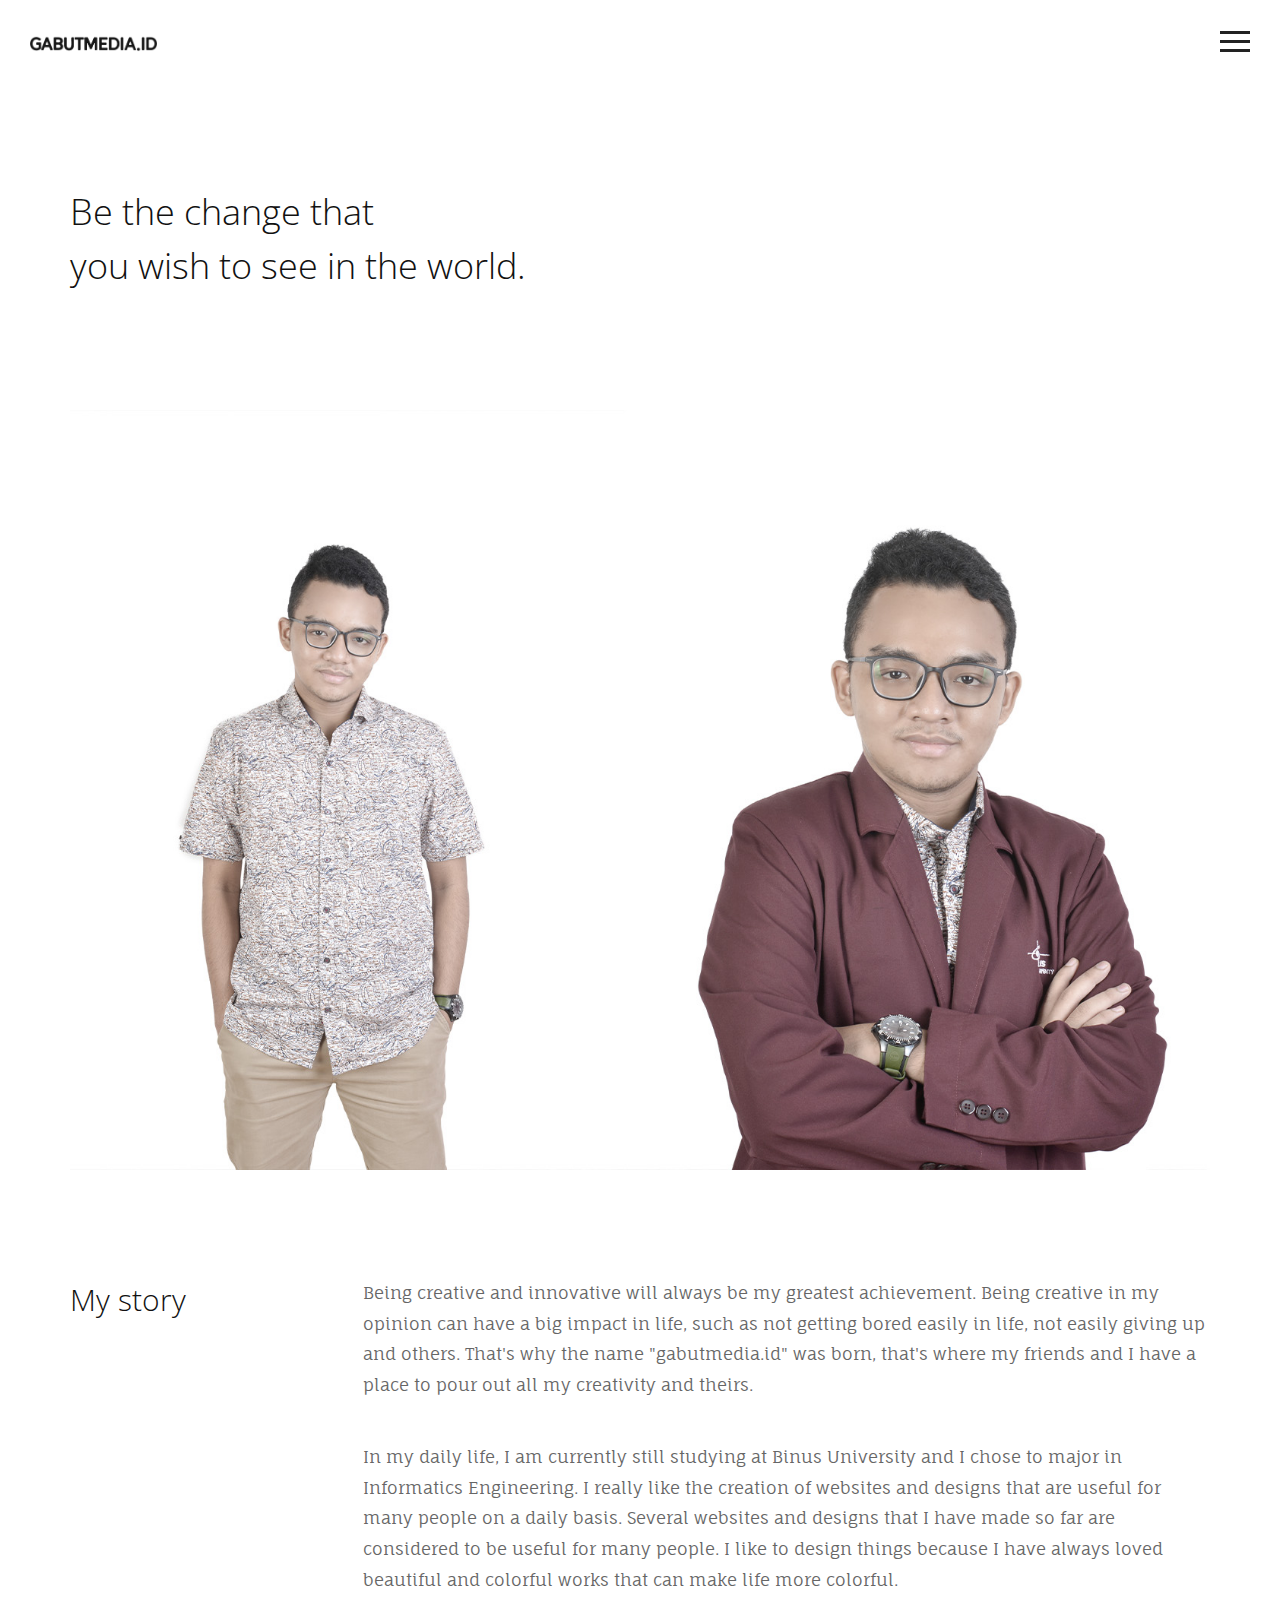
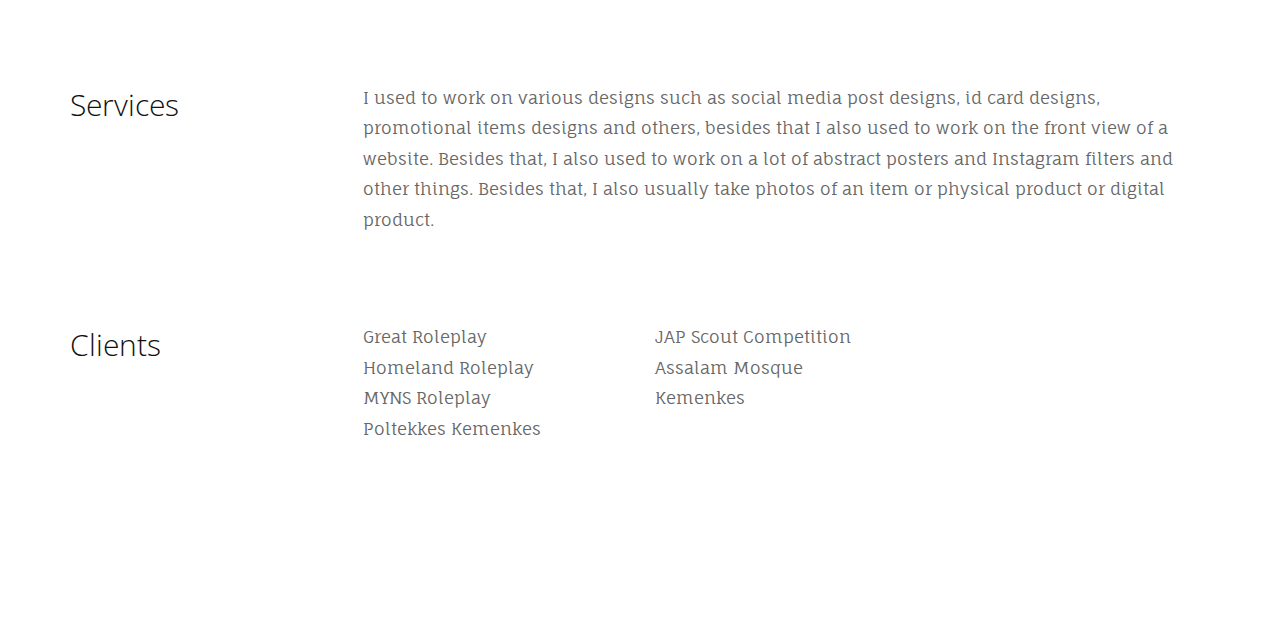
<file: about.html>
<!DOCTYPE html>
<html lang="en">
  <head>
    <meta charset="utf-8" />
    <meta http-equiv="X-UA-Compatible" content="IE=edge" />
    <meta name="viewport" content="width=device-width, initial-scale=1" />
    <meta name="Gabutmedia" content="portofolio" />
    <title>Gabutmedia.id</title>
    <!-- Css -->
    <link href="css/bootstrap.css" rel="stylesheet" />
    <link href="css/style.css" rel="stylesheet" />
  </head>
  <body>
    <nav class="navbar navbar-default color-fill navbar-fixed-top">
      <div class="col-md-12">
        <div class="nav">
          <button class="btn-nav">
            <span class="icon-bar top"></span>
            <span class="icon-bar middle"></span>
            <span class="icon-bar bottom"></span>
          </button>
        </div>
        <a class="navbar-brand" href="index.html">
          <img class="logo" src="img/logo.png" alt="logo" />
        </a>
        <div class="nav-content hideNav hidden">
          <ul class="nav-list vcenter">
            <li class="nav-item"><a class="item-anchor" href="index.html">Home</a></li>
            <li class="nav-item"><a class="item-anchor" href="about.html">About Me</a></li>
            <li class="nav-item"><a class="item-anchor" href="portfolio.html">Portfolio</a></li>
            <li class="nav-item"><a class="item-anchor" href="contact.html">Contact</a></li>
          </ul>
        </div>
      </div>
    </nav>
    <section id="about">
      <div class="container">
        <div class="row">
          <div class="col-md-12">
            <h1>
              Be the change that
              <br />
              you wish to see in the world.
            </h1>
            <br />
            <img class="img-responsive margin-top-45" src="img/aboutimg.jpg" alt="me" />
          </div>
        </div>
        <br />
        <div class="row margin-top-45">
          <div class="col-md-3">
            <h2>My story</h2>
          </div>
          <div class="col-md-9">
            <p>
              Being creative and innovative will always be my greatest achievement. Being creative in my opinion can have a big impact in life, such as not getting bored easily in life, not easily giving up and others. That's why the name
              "gabutmedia.id" was born, that's where my friends and I have a place to pour out all my creativity and theirs.
            </p>
            <br />
            <p>
              In my daily life, I am currently still studying at Binus University and I chose to major in Informatics Engineering. I really like the creation of websites and designs that are useful for many people on a daily basis. Several
              websites and designs that I have made so far are considered to be useful for many people. I like to design things because I have always loved beautiful and colorful works that can make life more colorful.
            </p>
          </div>
        </div>
        <div class="row margin-top-45">
          <div class="col-md-3">
            <h2>Services</h2>
          </div>
          <div class="col-md-9">
            <p>
              I used to work on various designs such as social media post designs, id card designs, promotional items designs and others, besides that I also used to work on the front view of a website. Besides that, I also used to work on
              a lot of abstract posters and Instagram filters and other things. Besides that, I also usually take photos of an item or physical product or digital product.
            </p>
          </div>
        </div>
        <div class="row margin-top-45">
          <div class="col-md-3">
            <h2>Clients</h2>
          </div>
          <div class="col-md-9">
            <div class="row">
              <div class="col-md-4">
                <ul class="list-unstyled">
                  <li><a href="https://www.instagram.com/greatroleplay.id/">Great Roleplay</a></li>
                  <li><a href="https://www.instagram.com/homeland.rp/">Homeland Roleplay</a></li>
                  <li><a href="https://www.instagram.com/myns.roleplay/">MYNS Roleplay</a></li>
                  <li><a href="https://www.instagram.com/poltekkesjkt3/">Poltekkes Kemenkes</a></li>
                </ul>
              </div>
              <div class="col-md-4">
                <ul class="list-unstyled">
                  <li><a href="https://www.instagram.com/officialaccountjap18/">JAP Scout Competition</a></li>
                  <li><a href="https://www.instagram.com/masjid.assalam.kifahan/">Assalam Mosque</a></li>
                  <li><a href="https://www.instagram.com/kemenkes_ri/">Kemenkes</a></li>
                </ul>
              </div>
              <div class="col-md-4">
                <ul class="list-unstyled"></ul>
              </div>
            </div>
          </div>
        </div>
      </div>
    </section>
    <!-- script -->
    <script src="js/jquery.js"></script>
    <script src="js/bootstrap.min.js"></script>
    <script src="js/modernizr.js"></script>
    <script src="js/script.js"></script>
  </body>
</html>
</file>
<file: css/style.css>
@import url(https://fonts.googleapis.com/css?family=Open+Sans:400,300);
@import 'https://fonts.googleapis.com/css?family=Fauna+One';

/*---------- Global Style ----------*/

body {
  color: #222;
  font-family: 'Fauna One', serif;
  font-size: 17px;
  line-height: 1.8 !important;
}
html {
  overflow-x: hidden;
}

h1,
h2,
h3,
h4,
h5,
h6 {
  font-family: 'Open Sans', sans-serif;
  font-weight: 200;
  color: #111;
  line-height: 1.5em;
  margin-top: 0;
}
p {
  font-family: 'Fauna One', serif;
  font-weight: 300;
  margin-top: 1px;
}
p,
ul,
li {
  color: #666;
}
section {
  padding-top: 185px;
  padding-bottom: 185px;
}
.no-gutter {
  padding-right: 0;
  padding-left: 0;
}
a,
a:link {
  color: #666;
}
a:hover,
a:focus,
a:visited {
  color: #666;
  text-decoration: none;
}
.vcenter {
  position: relative;
  top: 50%;
  transform: translateY(-50%);
  -webkit-transform: translateY(-50%);
  -ms-transform: translateY(-50%);
}
.fill {
  height: 100vh;
}
.margin-top-05 {
  margin-top: 0.5em;
}
.margin-top-10 {
  margin-top: 1em;
}
.margin-top-15 {
  margin-top: 1.5em;
}
.margin-top-20 {
  margin-top: 2em;
}
.margin-top-25 {
  margin-top: 2.5em;
}
.margin-top-30 {
  margin-top: 3em;
}
.margin-top-35 {
  margin-top: 3.5em;
}
.margin-top-40 {
  margin-top: 4em;
}
.margin-top-45 {
  margin-top: 4.5em;
}

/*---------- Navbar ----------*/

.nav {
  position: relative;
  width: auto;
  display: inline-block;
  border: none;
  float: right;
  z-index: 99999;
}
.navbar-fixed-top {
  padding-top: 10px;
}
.navbar-brand {
  padding-top: 25px;
}
.navbar-brand > img {
  max-width: 127px;
  z-index: 9999;
}
@media (max-width: 768px) {
  .navbar-brand {
    padding-left: 0px;
  }
}
.navbar-default {
  background-color: transparent;
  border-color: transparent;
}
.navbar-default.color-fill {
  background-color: #fff;
  border-color: transparent;
}
.btn-nav {
  background: transparent;
  border: none;
  padding: 15px;
  -webkit-transition: all 0.5s ease;
  -moz-transition: all 0.5s ease;
  -ms-transition: all 0.5s ease;
  -o-transition: all 0.5s ease;
  transition: all 0.5s ease;
  cursor: pointer;
  z-index: 99999;
}
@media (max-width: 768px) {
  .btn-nav {
    padding: 15px 0;
  }
}
.btn-nav:focus {
  outline: 0;
}
.icon-bar {
  display: block;
  margin: 6px 0;
  width: 30px;
  height: 3px;
  background-color: #222;
}
.icon-bar.inverted {
  background-color: #fff;
}
@media (max-width: 992px) {
  .icon-bar.inverted {
    background-color: #222;
  }
}
.opaque {
  background-color: #fff !important;
}
.btn-nav:hover .icon-bar {
  -webkit-transition: all 1s ease;
  -moz-transition: all 1s ease;
  -ms-transition: all 1s ease;
  -o-transition: all 1s ease;
  transition: all 1s ease;
  background-color: #555;
}
.nav-content {
  position: fixed;
  top: -100%;
  bottom: 0;
  left: 0;
  right: 0;
  background-color: rgba(255, 255, 255, 1);
  display: block;
  height: 100%;
  z-index: 9;
}
.nav-list {
  list-style: none;
  padding: 0;
  position: relative;
}
.item-anchor {
  color: #fff;
  font-size: 30px;
  font-weight: 100;
  position: relative;
  text-decoration: none;
  padding: 10px;
}
.item-anchor:hover,
.item-anchor:focus {
  color: #ffffff;
  -webkit-transition: all 1s ease;
  -moz-transition: all 1s ease;
  -ms-transition: all 1s ease;
  -o-transition: all 1s ease;
  transition: all 1s ease;
}
.item-anchor:hover:after,
.item-anchor:focus:after {
  width: 100%;
  background: #f7f7f7;
  -webkit-transition: all 1s ease;
  -moz-transition: all 1s ease;
  -ms-transition: all 1s ease;
  -o-transition: all 1s ease;
  transition: all 1s ease;
}
.nav-item {
  font-family: 'Open Sans', sans-serif;
  margin: 10px auto;
  text-align: center;
  color: #222;
}
.nav-item a:link,
.nav-item a:hover,
.nav-item a:focus {
  color: #222;
}
.nav-item a:hover,
.nav-item a:focus {
  border-bottom: 2px solid #222;
}
.animated {
  display: block;
  margin: 0 auto;
}
.animated:hover .icon-bar,
.animated:focus .icon-bar {
  background-color: #fff;
}
.animated:focus {
  cursor: pointer;
  z-index: 9999;
}
.middle {
  margin: 0 auto;
}
.icon-bar {
  -webkit-transition: all 0.7s ease;
  -moz-transition: all 0.7s ease;
  -ms-transition: all 0.7s ease;
  -o-transition: all 0.7s ease;
  transition: all 0.7s ease;
  z-index: 999999;
}
.animated .icon-bar {
  z-index: 999999;
  background-color: #222 !important;
}
.animated .top {
  -webkit-transform: translateY(7px) rotateZ(45deg);
  -moz-transform: translateY(7px) rotateZ(45deg);
  -ms-transform: translateY(7px) rotateZ(45deg);
  -o-transform: translateY(7px) rotateZ(45deg);
  transform: translateY(7px) rotateZ(45deg);
}
.animated .bottom {
  -webkit-transform: translateY(-11px) rotateZ(-45deg);
  -moz-transform: translateY(-11px) rotateZ(-45deg);
  -ms-transform: translateY(-11px) rotateZ(-45deg);
  -o-transform: translateY(-11px) rotateZ(-45deg);
  transform: translateY(-11px) rotateZ(-45deg);
}
.animated .middle {
  width: 0;
}
@keyframes showNav {
  from {
    top: -100%;
  }
  to {
    top: 0;
  }
}
@-webkit-keyframes showNav {
  from {
    top: -100%;
  }
  to {
    top: 0;
  }
}
@-moz-keyframes showNav {
  from {
    top: -100%;
  }
  to {
    top: 0;
  }
}
@-o-keyframes showNav {
  from {
    top: -100%;
  }
  to {
    top: 0;
  }
}
.showNav {
  -webkit-animation: showNav 1s ease forwards;
  -moz-animation: showNav 1s ease forwards;
  -o-animation: showNav 1s ease forwards;
  animation: showNav 1s ease forwards;
}
@keyframes hideNav {
  from {
    top: 0;
  }
  to {
    top: -100%;
  }
}
@-webkit-keyframes hideNav {
  from {
    top: 0;
  }
  to {
    top: -100%;
  }
}
@-moz-keyframes hideNav {
  from {
    top: 0;
  }
  to {
    top: -100%;
  }
}
@-o-keyframes hideNav {
  from {
    top: 0;
  }
  to {
    top: -100%;
  }
}
.hideNav {
  -webkit-animation: hideNav 1s ease forwards;
  -moz-animation: hideNav 1s ease forwards;
  -o-animation: hideNav 1s ease forwards;
  animation: hideNav 1s ease forwards;
}
.hidden {
  display: none;
}

/*---------- Menu Icon Animation ----------*/

.navbar-toggle * {
  -ms-transition: all 0.4s ease;
  -webkit-transition: all 0.4s ease;
  -moz-transition: all 0.4s ease;
  -o-transition: all 0.4s ease;
  transition: all 0.4s ease;
}
.navbar-toggle {
  border: medium none;
  border-radius: 0;
  color: #fff;
  cursor: pointer;
  height: 50px;
  padding: 16px;
  width: 50px;
  float: right;
  margin-top: 0px;
  margin-bottom: 0px;
}
.navbar-default .navbar-toggle:hover,
.navbar-default .navbar-toggle:focus {
  background-color: #fff;
}
.navbar-default .navbar-toggle,
.navbar-default .navbar-collapse,
.navbar-default .navbar-form {
  border-color: #fff;
}
.navbar-toggle span {
  width: 25px;
  height: 3px;
  margin-bottom: 5px;
  background-color: #222;
  display: block;
}
.navbar-toggle span.bar1 {
  -ms-transform: rotate(45deg);
  -webkit-transform: rotate(45deg);
  -moz-transform: rotate(45deg);
  -o-transform: rotate(45deg);
  transform: rotate(45deg);
  -ms-transform-origin: 1px 3px;
  -webkit-transform-origin: 1px 3px;
  -moz-transform-origin: 1px 3px;
  -o-transform-origin: 1px 3px;
  transform-origin: 1px 3px;
  width: 31px;
}
.navbar-toggle span.bar2 {
  -ms-transform: rotate(-360deg) scale(0);
  -webkit-transform: rotate(-360deg) scale(0);
  -moz-transform: rotate(-360deg) scale(0);
  -o-transform: rotate(-360deg) scale(0);
  transform: rotate(-360deg) scale(0);
}
.navbar-toggle span.bar3 {
  -ms-transform: rotate(-45deg);
  -webkit-transform: rotate(-45deg);
  transform: rotate(-45deg);
  -ms-transform-origin: 8px 2px;
  -webkit-transform-origin: 8px 2px;
  transform-origin: 8px 2px;
  width: 31px;
}
.navbar-toggle.collapsed span.bar1,
.navbar-toggle.collapsed span.bar2,
.navbar-toggle.collapsed span.bar3,
.navbar-toggle.collapsed span.bar4 {
  -ms-transform: none;
  -webkit-transform: none;
  transform: none;
  width: 30px;
}

/*---------- Header ----------*/

#header {
  height: 50%;
  margin: 0 auto;
  position: relative;
  color: #fff;
  text-align: center;
  background-size: cover;
}
#headslide {
  position: relative;
}
#headslide .img-responsive,
#headslide .thumbnail > img,
#headslide .thumbnail a > img,
#headslide .carousel-inner > .item > img,
#headslide .carousel-inner > .item > a > img {
  height: 100vh;
  max-width: none;
  object-fit: cover;
  width: 100%;
}
#header h1,
#header p {
  color: #fff;
}
#header h1 {
  font-size: 3.5em;
}
#header p {
  font-size: 1.5em;
}

/*---------- Portfolio ----------*/

#portfolio {
  padding-top: 185px;
}
.background-image-holder {
  background-attachment: scroll;
  background-clip: border-box;
  background-origin: padding-box;
  background-position: 50% 50% !important;
  background-repeat: repeat;
  background-size: cover !important;
  height: 100%;
  left: 0;
  top: 0;
  transition: all 0.3s ease 0s;
  width: 100%;
  z-index: 1;
}
.background-image {
  height: 100%;
  width: 100%;
  object-fit: cover;
}
.square-thumbs li {
  height: 285px;
}
.lightbox-grid li {
  padding: 8px;
  float: left;
  opacity: 1;
  transition: all 0.3s ease 0s;
}
@media (max-width: 992px) {
  .lightbox-grid li {
    padding: 8px 0;
  }
}
.lightbox-grid,
.lightbox-grid ul,
.lightbox-grid li {
  overflow: hidden;
  position: relative;
}
.portfolio-sorting {
  padding-left: 15px;
  font-family: 'Open Sans', sans-serif;
}
.portfolio-sorting li a:hover,
.portfolio-sorting li a.active {
  border-bottom: 2px solid #222;
}
.portfolio-item {
  margin-bottom: 30px;
}
.item {
  height: 100vh;
}
.item img {
  width: 100%;
  height: 100vh !important;
  object-fit: cover;
}
</file>
